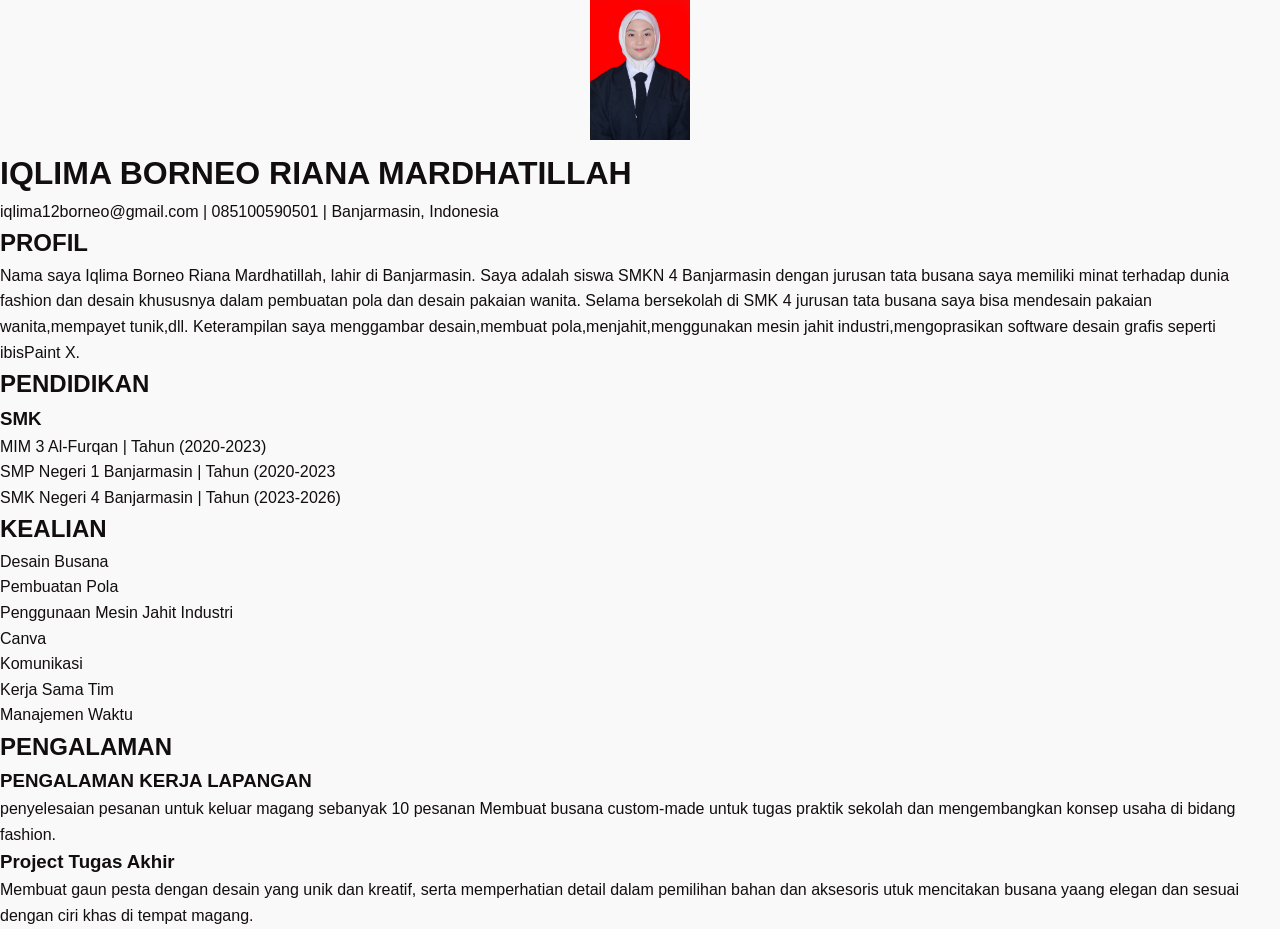
<file: index.html>
<!DOCTYPE html>
<html lang="id">
<head>
    
    <meta name="viewport" content="width=device-width, initial-scale=1.0">
    <title>CV Mahasiswa Bisnis Digital</title>
    <link rel="stylesheet" href="style.css">
</head>

<body>

<div 
class="cv">
<center><img src="neo.jpeg" width="100"></center>
     <div class="header">
        <h1>IQLIMA BORNEO RIANA MARDHATILLAH</h1>
 <p>
             iqlima12borneo@gmail.com |
             085100590501 |
             Banjarmasin, Indonesia
        
    <section>
        <h2>PROFIL</h2>
        <p>
            Nama saya Iqlima Borneo Riana Mardhatillah, lahir di Banjarmasin. Saya adalah siswa SMKN 4 Banjarmasin dengan jurusan tata busana saya memiliki minat terhadap dunia fashion dan desain khususnya dalam pembuatan pola dan desain pakaian wanita. Selama bersekolah di SMK 4 jurusan tata busana saya bisa mendesain pakaian wanita,mempayet tunik,dll. Keterampilan saya menggambar desain,membuat pola,menjahit,menggunakan mesin jahit industri,mengoprasikan software desain grafis seperti ibisPaint X.
        </p>
    </section>
    <h2>PENDIDIKAN</h2>
    <div class="item">
        <h3>SMK</h3>
        <p>MIM 3 Al-Furqan | Tahun (2020-2023)</p>
        <P>SMP Negeri 1 Banjarmasin | Tahun (2020-2023</P>
        <p>SMK Negeri 4 Banjarmasin | Tahun (2023-2026)</p>
    </div>
<section>

</section>
    <h2>KEALIAN</h2>
    <ul>
        <li>Desain Busana</li>
        <li>Pembuatan Pola</li>
        <li>Penggunaan Mesin Jahit Industri</li>
        <li>Canva</li>
          <li>Komunikasi</li>
            <li>Kerja Sama Tim</li>
            <li>Manajemen Waktu</li>
        </ul>
    </section>

    <section>
        <h2>PENGALAMAN</h2>

        <div class="item">
            <h3>PENGALAMAN KERJA LAPANGAN</h3>
            <p>
                penyelesaian pesanan untuk keluar magang sebanyak 10 pesanan
                Membuat busana custom-made untuk tugas praktik sekolah
                dan mengembangkan konsep usaha di bidang fashion.
            </p>
        </div>

        <div class="item">
            <h3>Project Tugas Akhir</h3>
            <p>
                Membuat gaun pesta dengan desain yang unik dan kreatif, serta memperhatian detail dalam pemilihan bahan dan aksesoris utuk mencitakan busana yaang elegan dan sesuai dengan ciri khas di tempat magang.
            </p>
        </div>
    </section>

    <section>
</file>
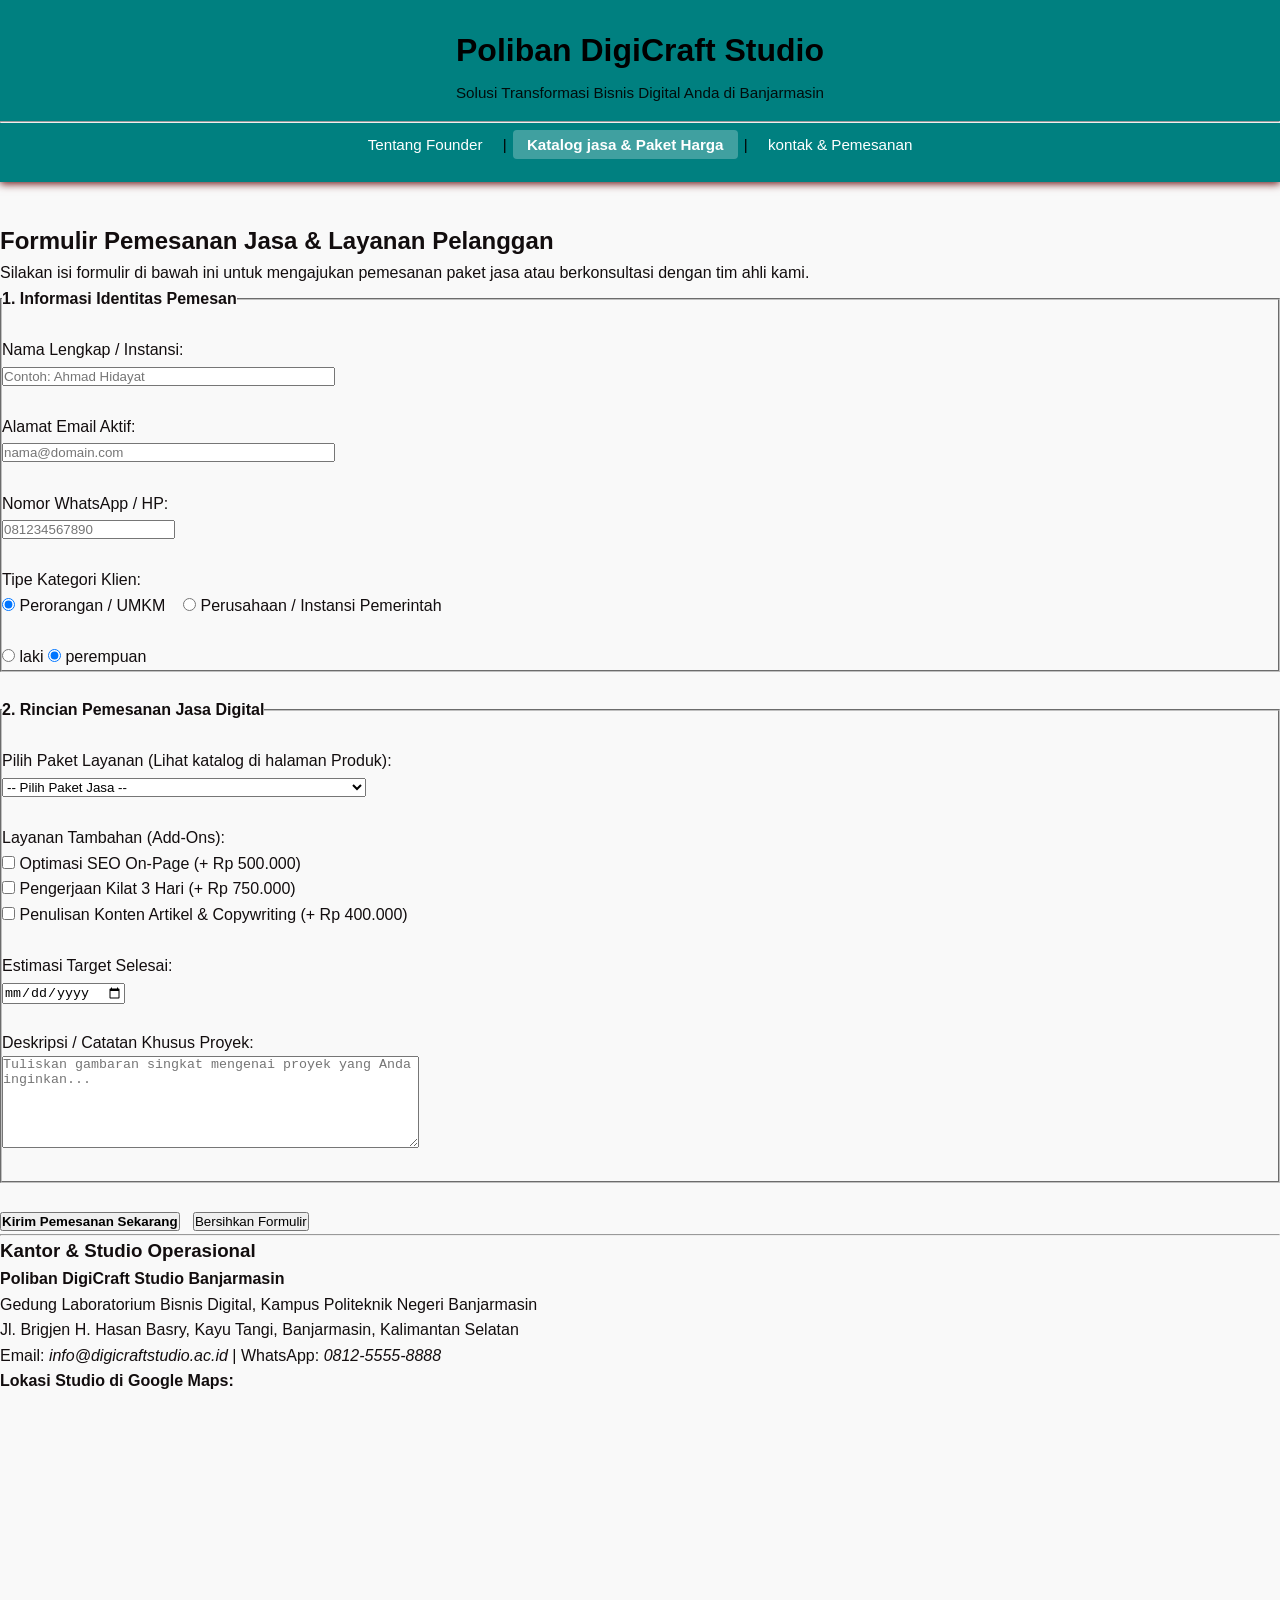
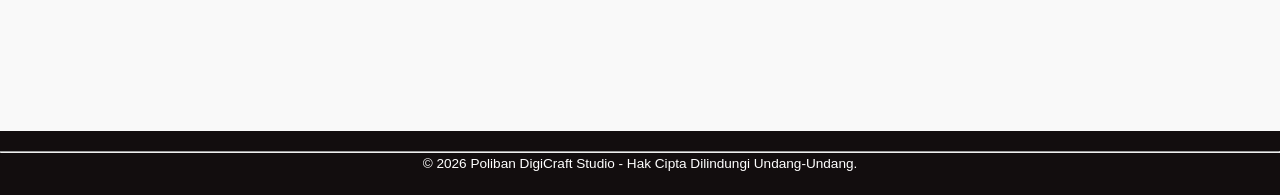
<file: kotak.html>
<!DOCTYPE html>
<html lang="id">
<head>
    <meta charset="UTF-8">
    <meta name="viewport" content="width=device-width, initial-scale=1.0">
    <title>Kontak & Pemesanan - Poliban DigiCraft Studio</title>
    <link rel="stylesheet" href="style.css">
</head>
<body>
    <!-- Header & Navigasi Utama Website -->
    <header>
        <div>

            <h1>Poliban DigiCraft Studio</h1>
            <p>Solusi Transformasi Bisnis Digital Anda di Banjarmasin</p>
            <hr>
            <nav>
                <a href="biodata neo.html">Tentang Founder</a> |
                <a href="produk.html" class="active">Katalog jasa & Paket Harga</a> |
                <a href="Kotak.html">kontak & Pemesanan</a>
            </nav>
        </div>

    </header>
    <main>
        <h2>Formulir Pemesanan Jasa & Layanan Pelanggan</h2>
        <p>Silakan isi formulir di bawah ini untuk mengajukan pemesanan paket jasa atau berkonsultasi dengan tim ahli kami.</p>

        <form action="#" method="POST">
            <!-- Grup 1: Data Diri Pelanggan -->
            <fieldset>
                <legend><b>1. Informasi Identitas Pemesan</b></legend>
                <br>
                <label for="nama_lengkap">Nama Lengkap / Instansi:</label><br>
                <input type="text" id="nama_lengkap" name="nama_lengkap" placeholder="Contoh: Ahmad Hidayat" size="40" required>
                <br><br>

                <label for="email_pemesan">Alamat Email Aktif:</label><br>
                <input type="email" id="email_pemesan" name="email_pemesan" placeholder="nama@domain.com" size="40" required>
                <br><br>

                <label for="no_whatsapp">Nomor WhatsApp / HP:</label><br>
                <input type="tel" id="no_whatsapp" name="no_whatsapp" placeholder="081234567890" required>
                <br><br>

                <label>Tipe Kategori Klien:</label><br>
                <input type="radio" id="kategori_personal" name="tipe_klien" value="Personal" checked>
                <label for="kategori_personal">Perorangan / UMKM</label>
                &nbsp;&nbsp;
                <input type="radio" id="kategori_korporat" name="tipe_klien" value="Korporat">
                <label for="kategori_korporat">Perusahaan / Instansi Pemerintah</label>
                <br><br>
                <input type="radio" id="jk_laki" name="jk" value="laki">
                <label for="jk_laki">laki</label>
                <input type="radio" id="jk_perempuan" name="jenis_kelamin" value="perempuan" checked>
                <label for="jk_perempuan">perempuan</label>
            </fieldset>
            <br>

            <!-- Grup 2: Detail Pemesanan Layanan -->
            <fieldset>
                <legend><b>2. Rincian Pemesanan Jasa Digital</b></legend>
                <br>
                <label for="pilih_paket">Pilih Paket Layanan (Lihat katalog di halaman Produk):</label><br>
                <select id="pilih_paket" name="pilih_paket" required>
                    <option value="">-- Pilih Paket Jasa --</option>
                    <option value="Silver">Paket Silver Branding (Rp 1.500.000)</option>
                    <option value="Gold">Paket Gold Web Development (Rp 3.000.000)</option>
                    <option value="Platinum">Paket Platinum Full Digital Transformation (Rp 5.000.000)</option>
                    <option value="Custom">Konsultasi Custom Project</option>
                </select>
                <br><br>

                <label>Layanan Tambahan (Add-Ons):</label><br>
                <input type="checkbox" id="addon_seo" name="addons[]" value="SEO Optimization">
                <label for="addon_seo">Optimasi SEO On-Page (+ Rp 500.000)</label><br>
                <input type="checkbox" id="addon_express" name="addons[]" value="Express Delivery">
                <label for="addon_express">Pengerjaan Kilat 3 Hari (+ Rp 750.000)</label><br>
                <input type="checkbox" id="addon_content" name="addons[]" value="Content Writing">
                <label for="addon_content">Penulisan Konten Artikel & Copywriting (+ Rp 400.000)</label>
                <br><br>

                <label for="target_selesai">Estimasi Target Selesai:</label><br>
                <input type="date" id="target_selesai" name="target_selesai">
                <br><br>

                <label for="detail_pesan">Deskripsi / Catatan Khusus Proyek:</label><br>
                <textarea id="detail_pesan" name="detail_pesan" rows="6" cols="50" placeholder="Tuliskan gambaran singkat mengenai proyek yang Anda inginkan..."></textarea>
                <br><br>
            </fieldset>
            <br>

            <!-- Tombol Aksi -->
            <button type="submit"><b>Kirim Pemesanan Sekarang</b></button>
            &nbsp;
            <button type="reset">Bersihkan Formulir</button>
        </form>

        <!-- Bagian Informasi Alamat & Peta Studio -->
        <section>
            <hr>
            <h3>Kantor & Studio Operasional</h3>
            <p><b>Poliban DigiCraft Studio Banjarmasin</b><br>
            Gedung Laboratorium Bisnis Digital, Kampus Politeknik Negeri Banjarmasin<br>
            Jl. Brigjen H. Hasan Basry, Kayu Tangi, Banjarmasin, Kalimantan Selatan<br>
            Email: <i>info@digicraftstudio.ac.id</i> | WhatsApp: <i>0812-5555-8888</i></p>

            <h4>Lokasi Studio di Google Maps:</h4>
            <iframe src="https://maps.google.com/maps?q=Politeknik%20Negeri%20Banjarmasin&t=&z=15&ie=UTF8&iwloc=&output=embed" width="100%" height="250" frameborder="0" style="border:0;" allowfullscreen=""></iframe>
        </section>
    </main>

    <footer>
        <hr>
        <p align="center">&copy; 2026 Poliban DigiCraft Studio - Hak Cipta Dilindungi Undang-Undang.</p>
    </footer>
</body>
</html>
</file>
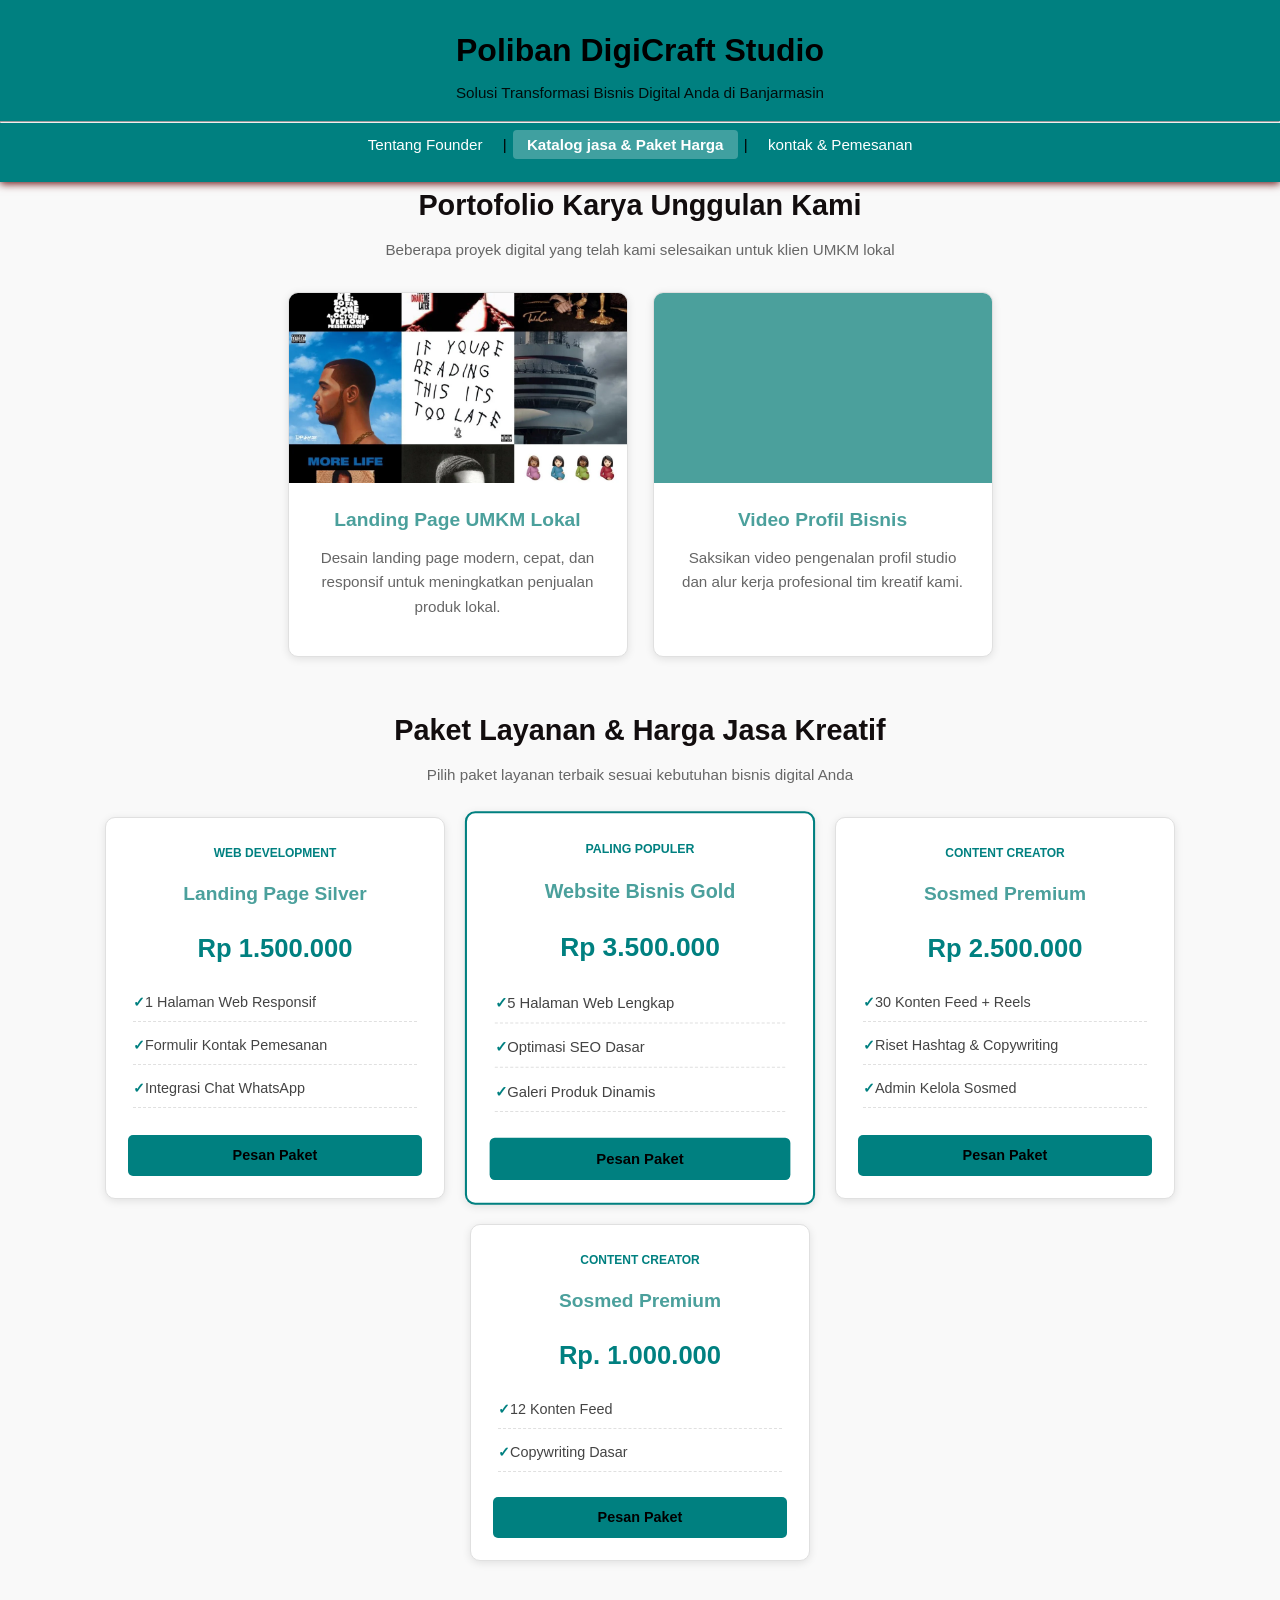
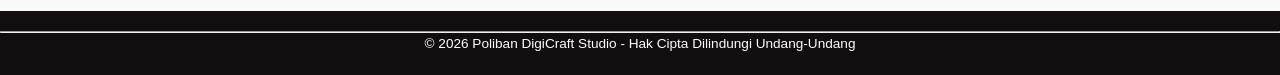
<file: produk.html>
<!DOCTYPE html>
<html lang="en">

<head>
    <meta charset="UTF-8">
    <meta name="viewport" content="width=device-width, initial-scale=1.0">
    <title>Katalog Produk & Portofolio - Poiban DigiCraft Studio</title>
    <link rel="stylesheet" href="style.css">
</head>

<body>
    <!-- Bagian Kepala Halaman (Header & Navigasi) -->
    <header>
        <div>

            <h1>Poliban DigiCraft Studio</h1>
            <p>Solusi Transformasi Bisnis Digital Anda di Banjarmasin</p>
            <hr>
            <nav>
                <a href="biodata neo.html">Tentang Founder</a> |
                <a href="biodata neo.html" class="active">Katalog jasa & Paket Harga</a> |
                <a href="Kotak.html">kontak & Pemesanan</a>
            </nav>
        </div>

    </header>

    <main class="container">
        <!-- SEKSI PORTOFOLIO UTAMA (CARD LAYOUT) -->
        <section class="section">
            <h2 class="section-title">Portofolio Karya Unggulan Kami</h2>
            <p class="section-subtitle">Beberapa proyek digital yang telah kami selesaikan untuk klien UMKM lokal</p>

            <div class="card-grid">
                <!-- Kartu Portofolio 1 -->
                <article class="card">
                    <img src="love drake.webp" alt="Mockup Desain Landing Page Agensi" class="card-img">
                    <div class="card-body">
                        <h3 class="card-title">Landing Page UMKM Lokal</h3>
                        <p class="card-text">Desain landing page modern, cepat, dan responsif untuk meningkatkan
                            penjualan produk lokal.</p>
                    </div>
                </article>
                <!-- Kartu Portofolio 2 (Video Profile) -->
                <article class="card">
                    <div class="video-container">
                        <iframe src="https://youtu.be/AYrrK0FhW14?si=TX66m39wfoeqVCm7"
                            title="YouTube video player" allowfullscreen></iframe>
                    </div>
                    <div class="card-body">
                        <h3 class="card-title">Video Profil Bisnis</h3>
                        <p class="card-text">Saksikan video pengenalan profil studio
                            dan alur kerja profesional tim kreatif kami.</p>
                    </div>
                </article>
            </div>
        </section>

        <!-- SEKSI KATALOG PAKET LAYANAN (PRICING CARDS) -->
        <section class="section">
            <h2 class="section-title">Paket Layanan & Harga Jasa Kreatif</h2>
            <p class="section-subtitle">Pilih paket layanan terbaik sesuai kebutuhan bisnis digital Anda</p>

            <div class="card-grid">
                <!-- Paket 1: Landing Page Silver -->
                <article class="card pricing-card">
                    <div class="card-body">
                        <span class="badge">Web Development</span>
                        <h3 class="card-title">Landing Page Silver</h3>
                        <p class="card-price">Rp 1.500.000</p>
                        <ul class="card-features">
                            <li>1 Halaman Web Responsif</li>
                            <li>Formulir Kontak Pemesanan</li>
                            <li>Integrasi Chat WhatsApp</li>
                        </ul>
                        <a href="kotak.html" class="btn-primary">Pesan Paket</a>
                    </div>
                </article>
                <!-- Paket 2: Website Bisnis Gold -->
                <article class="card pricing-card featured">
                    <div class="card-body">
                        <span class="badge badge-featured">Paling Populer</span>
                        <h3 class="card-title">Website Bisnis Gold</h3>
                        <p class="card-price">Rp 3.500.000</p>
                        <ul class="card-features">
                            <li>5 Halaman Web Lengkap</li>
                            <li>Optimasi SEO Dasar</li>
                            <li>Galeri Produk Dinamis</li>
                        </ul>
                        <a href="kotak.html" class="btn-primary">Pesan Paket</a>
                    </div>
                </article>

                <!-- Paket 3: Sosmed Premium -->
                <article class="card pricing-card">
                    <div class="card-body">
                        <span class="badge">Content Creator</span>
                        <h3 class="card-title">Sosmed Premium</h3>
                        <p class="card-price">Rp 2.500.000</p>
                        <ul class="card-features">
                                <li>30 Konten Feed + Reels</li>
                                <li>Riset Hashtag & Copywriting</li>
                                <li>Admin Kelola Sosmed</li>
                            </ul>
                            <a href="kotak.html" class="btn-primary">Pesan Paket</a>
                        </div>
                    </article>

                    <!-- Paket 4: Sosmed Premium -->
                <article class="card pricing-card">
                    <div class="card-body">
                        <span class="badge">Content Creator</span>
                        <h3 class="card-title">Sosmed Premium</h3>
                        <p class="card-price">Rp. 1.000.000</p>
                        <ul class="card-features">
                            <li>12 Konten Feed </li>
                            <li>Copywriting Dasar</li>
                        </ul>
                        <a herf="kotak.html" class="btn-primary">Pesan Paket</a>
                    </div>
                    </article>
            </div>
        </section>
    </main>

    </section>
    <footer>
        <hr>
        <p align="center">&copy; 2026 Poliban DigiCraft Studio - Hak Cipta Dilindungi Undang-Undang</p>
    </footer>
</body>

</html>
</file>
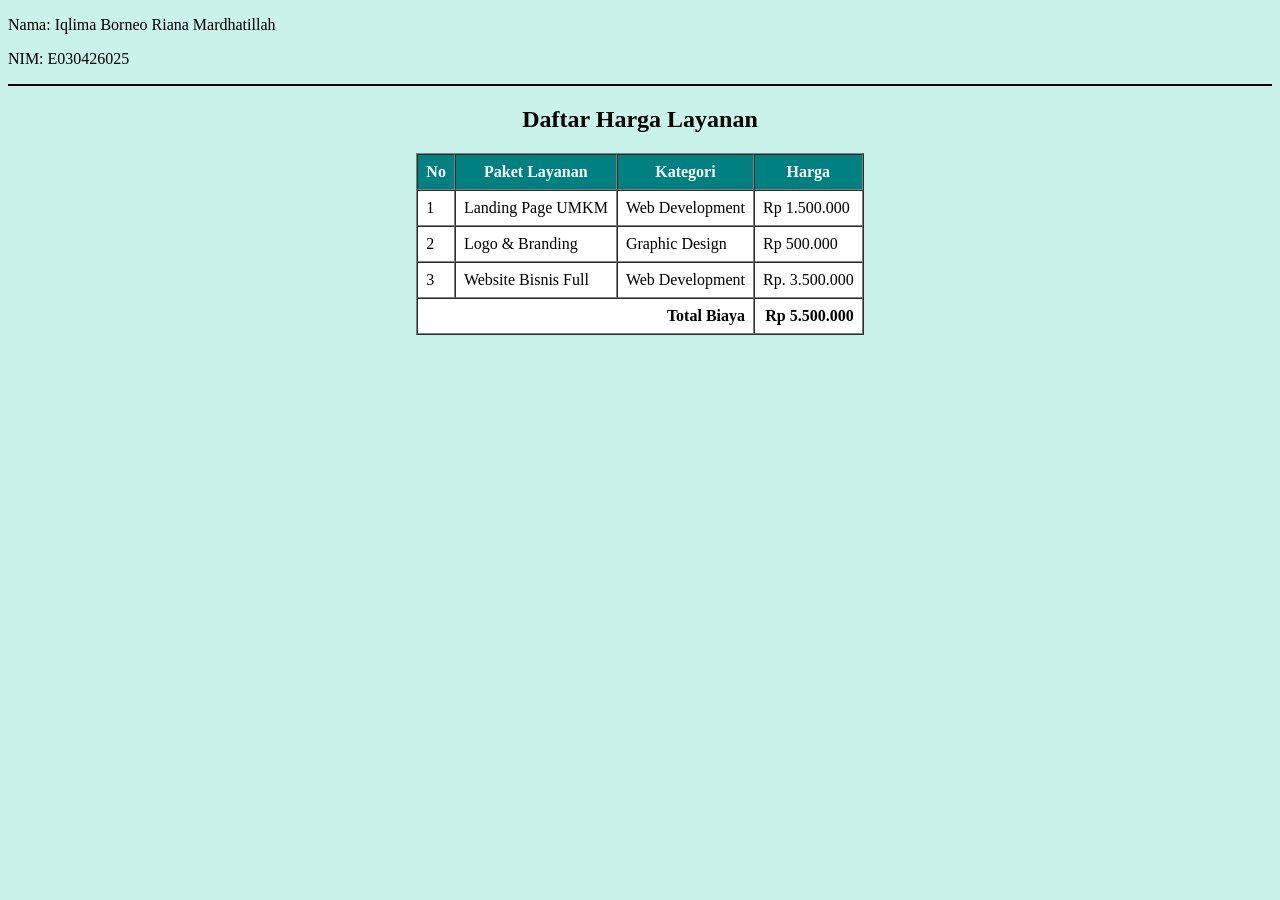
<file: kuis/kuis_css.html>
<!DOCTYPE html>
<html lang="en">
<head>
    <meta charset="UTF-8">
    <meta name="viewport" content="width=device-width, initial-scale=1.0">
    <title>kuis Iqlima Borneo Riana Mardhatillah</title>
</head>
<body bgcolor="#C9F2EB">   
    <p>Nama: Iqlima Borneo Riana Mardhatillah</p>
    <p>NIM: E030426025</p>
    <hr border="10" color="black">
            
    </section>
        <h2 align="center">Daftar Harga Layanan</h2>
        <table align="center" border="1"cellpadding="8" cellspacing="0" >
            <thead>
                <tr bgcolor="#008080">

                    <th><font color="white">No</font></th>
                    <th><font color="white">Paket Layanan</font></th>
                    <th><font color="white">Kategori</font></th>
                    <th><font color="white">Harga</font></th>
                </tr>
                <tr bgcolor="white">
                    <td>1</td>
                    <td>Landing Page UMKM</td>
                    <td>Web Development</td>
                    <td>Rp 1.500.000</td>
                </tr>
                <tr bgcolor="white">
                    <td>2</td>
                    <td>Logo & Branding</td>
                    <td>Graphic Design</td>
                    <td>Rp 500.000</td>
                </tr>
                <tr bgcolor="white">
                    <td>3</td>
                    <td>Website Bisnis Full</td>
                    <td>Web Development</td>
                    <td>Rp. 3.500.000</td>
                </tr>
                <tr bgcolor="white">
                <Td colspan="3" style="text-align: end;"><b>Total Biaya</b></Td>
                <td colspan="3" style="text-align: end;"><b>Rp 5.500.000</b></td>
                </tr>

            </thead>
</body>
</html>
</file>
<file: style.css>
/* 1. RESET CSS */
:root {
    --primary-color: #008080;
    --Primary-dark: #005a5a;
    --secondary-color: #1a252c;
    --accent-color: #ff9800;
    --bg-light: #f4f7f6;
    --text-muted: #666666;
    --white: #ffffff;
    --border-color: #e0e0e0;
    --shadow-soft: 0 4px 12px rgba(0, 0, 0, 0.8);
    --shadow-hover: 0 8px 24px rgba(0, 0, 0, 0.15);
    --transition-fast: all 0.3s ease;
}

* {
    margin: 0;
    padding: 0;
    box-sizing: border-box;
}

body {
    font-family: 'Segoe UI', Tahoma, Geneva, Verdana, sans-serif;
    line-height: 1.6;
    color: var(--secondary-color);
    background-color: var(--bg-light);
}

/* LAYOUT CONTAINER */
.container {
    width: 90%;
    max-width: 1100px;
    margin: 0 auto;
    padding: 0 15px;
}
/* 4. HEADER DAN NAVIGASI */
header {
    background-color: var(--primary-color);
    color: var(--secondary-color);
    padding: 25px 0;
    text-align: center;
    box-shadow: var(--shadow-soft);
}

header h1 {
    font-size: 2rem;
    margin-bottom: 5px;
}

header p {
    font-size: 0.95rem;
    opacity: 0.9;
    margin-bottom: 15px;
}

nav a {
    margin-top: 10px;
    font-size: 0.95rem;
}

nav a {
    color: var(--secondary-color);
    text-decoration: none;
    padding: 6px 14px;
    margin: 0 2px;
    border-radius: 4px;
    transition: var(--transition-fast);
}

nav a:hover, 
nav a.active {
    background-color: var(--Primary-dark);
    font-weight: bold;
}

main {
    padding: 40px 0;
}

.section {
    margin-bottom: 50px;
}

.section-title {
    text-align: center;
    font-size: 1.8rem;
    margin-bottom: 5px;
    color: var(--secondary-color);
}

.section-subtitle {
    text-align: center;
    font-size: 0.95rem;
    color: var(--text-muted);
    margin-bottom: 30px;
}

.card-grid {
    display: flex;
    flex-wrap: wrap;
    gap: 25px;
    justify-content: center;
}

.card {
    background-color: var(--white);
    border-radius: 10px;
    box-shadow: var(--shadow-soft);
    overflow: hidden;
    transition: var(--transition-fast);
    overflow: hidden;
    flex: 1 1 300px;
    max-width: 340px;
    display: flex;
    flex-direction: column;
    transition: var(--transition-fast);
    border: 1px solid var(--border-color);
}

.card:hover {
    box-shadow: var(--shadow-hover);
    transform: translateY(1.05px);
}

/* 1. CSS VARIABLES */
:root {
    --primary-color: #008080;
    --secondary-color: #120d0e;
    --bg-light: #f9f9f9;
    --white: #ffffff;
    --black: #000000;
    --text-muted: #666666;
    --border-color: #e0e0e0;
    --shadow-soft: 0 2px 8px rgba(0, 0, 0, 0.1);
    --shadow-hover: 0 4px 12px rgba(0, 0, 0, 0.15);
    --transition-fast: all 0.3s ease-in-out;
}

/* 2. CSS RESET */
* {
    margin: 0;
    padding: 0;
    box-sizing: border-box;
}

body    {
    font-family: 'Segoe UI', Tahoma, Geneva, Verdana, sans-serif;
    line-height: 1,6;
    color: var(--secondary-color);
    background-color: var(--bg-light);
}

/* 3.LAYOUT CONTAINER */
.container  {
    width: 90%;
    max-width: 1100px;
    margin: 0 auto;
    padding:0 15px;
}

/* HEADER DAN NAVIGASI */
header{
    background-color: #008080;
    color: var(--black);
    padding: 25px 0;
    text-align: center;
    box-shadow: 0 2px 8px rgb(109, 25, 25);
}
header h1{
    font-size: 2rem;
    margin-bottom: 5px;
}

header p {
    font-size: 0.95rem;
    opacity: 0.9;
    margin-bottom: 15px;
}

nav{
    margin-top: 10px;
    font-size: 0.95rem;
}

nav a{
    color: var(--white);
    text-decoration: none;
    padding: 6px 14px;
    margin: 0 2px;
    border-radius: 4px;
    transition: var(--transition-fast);
}

nav a:hover,
nav a.active  {
background-color: rgba(255, 255, 2555, 0.25);
font-weight: bold;
}

main {
    padding: 40px 0;
}

.section{
    margin-bottom: 50px;
}

.section-title {
    text-align: center;
    font-size: 1.8rem;
    color: var(--Secondary-Color);
    margin-bottom: 10px;
}

.section-subtitle {
    text-align: center;
    color: var(--text-muted);
    font-size: 0.95rem;
    margin-bottom: 30px;
}

/* 6. CARD GRID */
.card-grid {
    text-align: center;
    display: flex;
    flex-wrap: wrap;
    gap: 25px;
    justify-content: center;
}

/* 7. CARD COMPONENT */
.card {
    background-color: var(--white);
    border-radius: 10px;
    box-shadow: var(--shadow-soft);
    overflow: hidden;
    flex: 1 1 300px;
    max-width: 340px;
    display: flex;
    flex-direction: column;
    transition: var(--transition-fast);
    border: 1px solid var(--border-color);
}

.card:hover {
    transform: translateY(-8px);
    box-shadow: var(--shadow-hover);
   
}

.card img {
    width: 100%;
    height: 190px;
    object-fit: cover;
}


.card-features li {
    margin-bottom: 5px;
}

.card-body {
    padding: 22px;
   display: flex;
    flex-direction: column;
    flex-grow: 1;
}

.card-title {
    font-size: 1.2rem;
    color: #4ba09c;
    margin-bottom: 10px;
}

.card-text {
    font-size: 0.95rem;
    color: var(--text-muted);
    margin-bottom: 15px;
    
}

/* 8. Vidio */
.video-container {
    position: relative;
    padding-bottom: 56.25%;
    height: 0;
    overflow: hidden;
    background-color: #4ba09c;
    
}
.video-container iframe {
    position: absolute;
    top: 0;
    left: 0;
    width: 100%;
    height: 100%;
    border: none;
}

/* 9. Pricing dan badge */

.pricing-card {
    text-align: center;
    position: relative;
}

.pricing-card.featured {
    border: 2px solid var(--primary-color);
    transform   : scale(1.03);
}

.pricing-card.featured:hover{
    transform: scale(1.03) translateY(-8px);
    
}

.badge {
    display: inline-block;
    padding: 4px 12px;
    font-size: 0.75rem;
    font-weight: bold;
    text-transform: uppercase;
    background-color: var(--#E0F2F1);
    color: var(--primary-color);
    border-radius: 20px;
    margin-bottom: 12px;
}

.badge.featured {
    background-color: var(--accent-color);
    color: var(--white);
}

.card-price {
    font-size: 1.6rem;
    font-weight: bold;
    color: var(--primary-color);
    margin: 8px 0  15px 0;
}

.card-features {
    list-style: none;
    margin-bottom: 20px;
    text-align: left;
    padding: 0 5px;
    
}
.card-features li {
    font-size: 0.9rem;
    padding: 7px 0;
    border-bottom: 1px dashed var(--border-color);
    color:#444;
}

.card-features li::before {
    content: "✓";
    color: var(--primary-color);
    font-weight: bold;
}

/* 10. buttons */
.btn-primary {
    display: inline-block;
    background-color: var(--primary-color);
    color: black;
    text-decoration: none;
    padding: 9px 16px;
    border-radius: 5px;
    font-weight: bold;
    font-size: 0.9rem;
    text-align: center;
    margin-top: auto;
    transition: var(--transition-fast);
}

.btn-primary:hover {
    background-color: var(--primary-dark);
}

/* 11. footer */
footer {
    background-color: var(--secondary-color);
    color: var(--white);
    text-align: center;
    padding: 20px 0;
    margin-top: 40px;
    font-size: 0.85rem;
}
</file>
